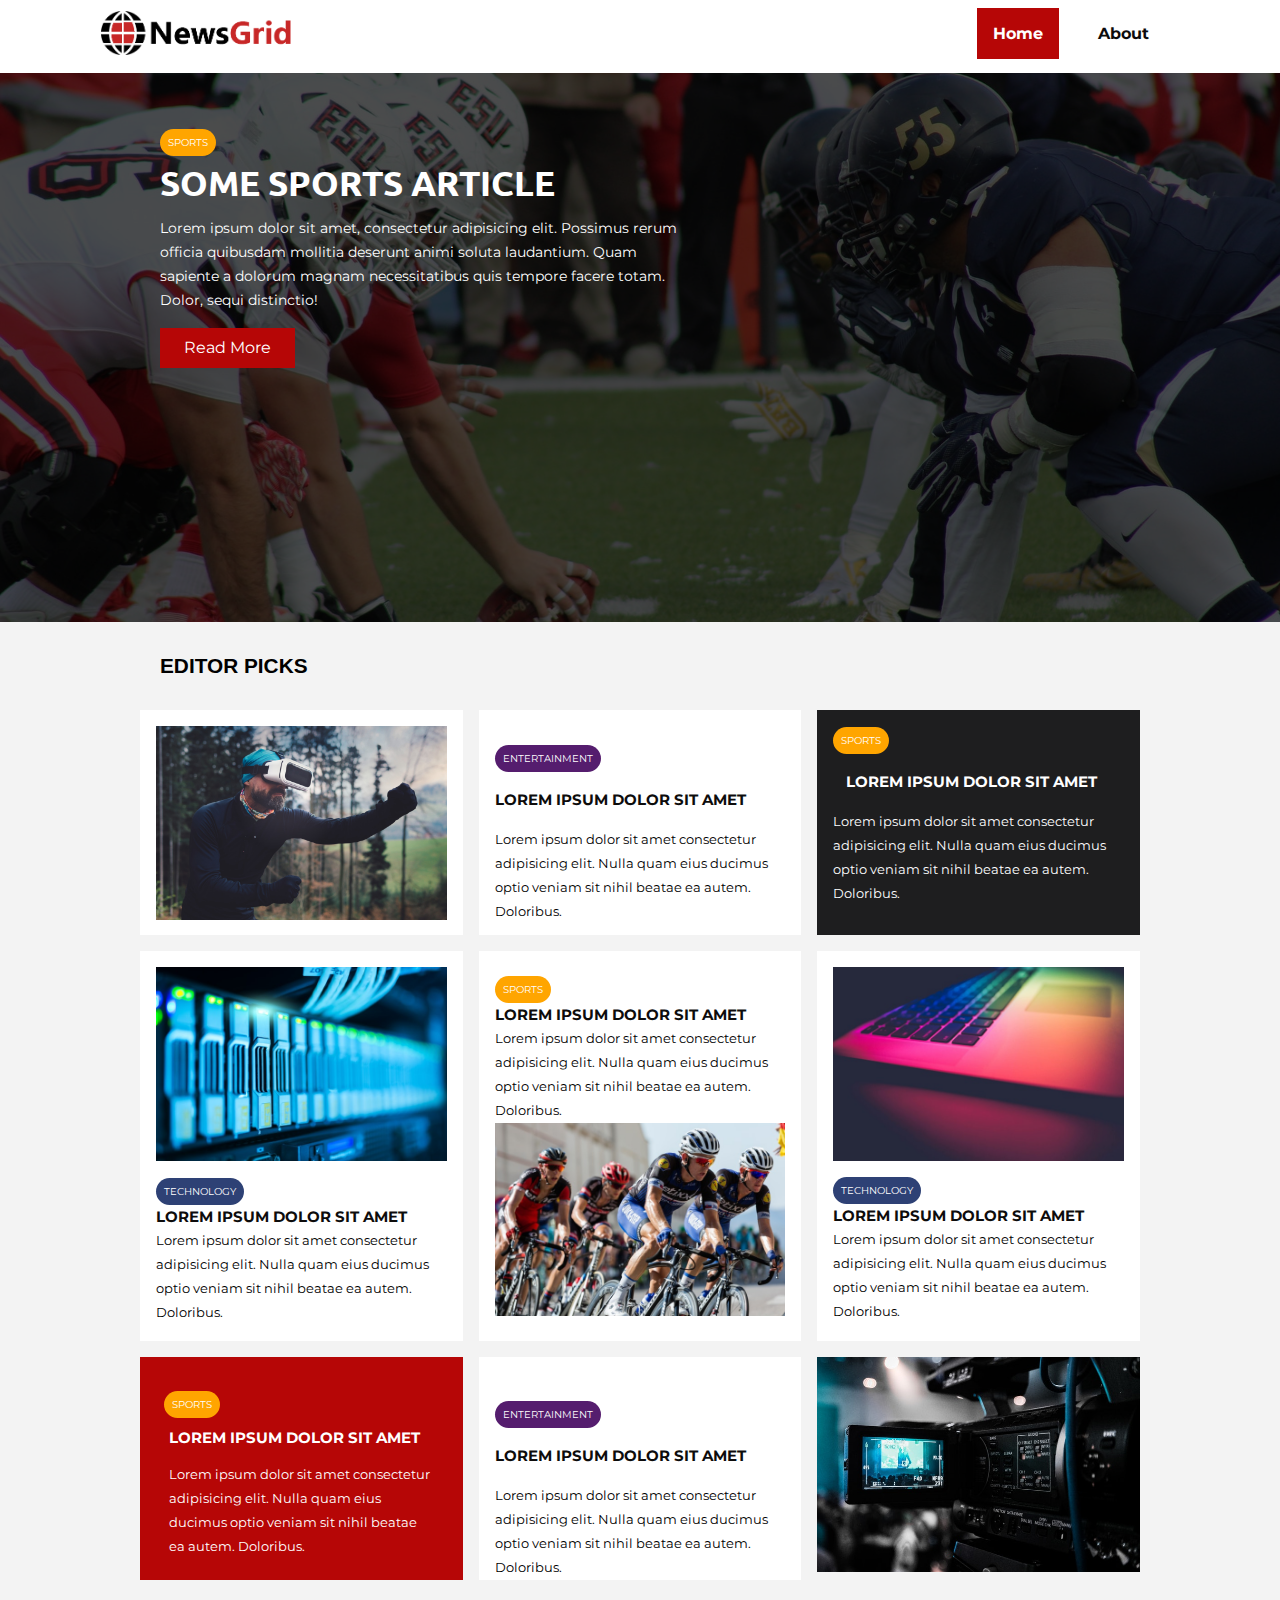
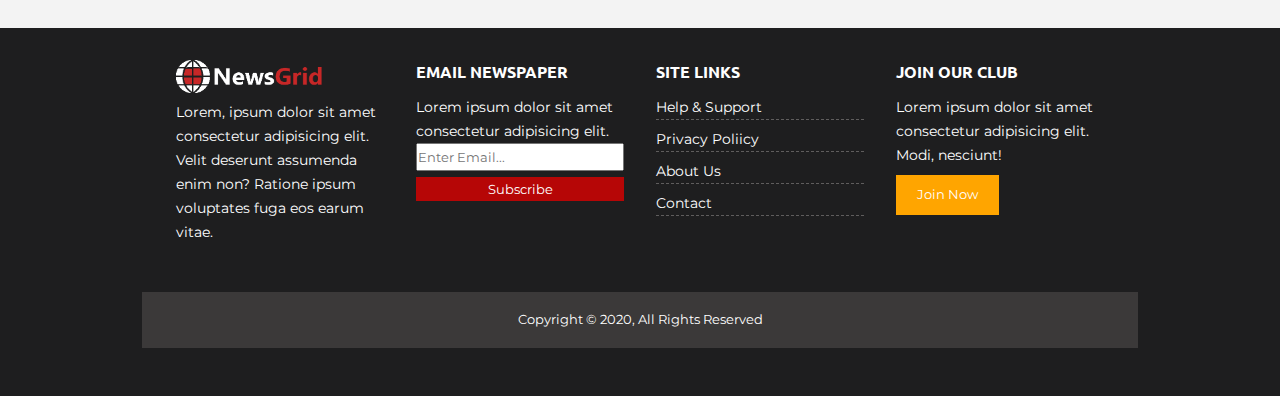
<file: index.html>
<!DOCTYPE html>
<html lang="en">

<head>
    <meta charset="UTF-8">
    <meta name="viewport" content="width=device-width, initial-scale=1.0">
    <title>NewsGrid | Latest News</title>

    <!-- FAVICON -->
    <link rel="shortcut icon" href="favicon.ico" type="image/x-icon">
    <!-- FONT STYLES -->
    <link href="https://fonts.googleapis.com/css2?family=Montserrat&family=Ubuntu:wght@700&display=swap"
        rel="stylesheet">
    <!-- FONT_AWESOME -->
    <link rel="stylesheet" href="https://use.fontawesome.com/releases/v5.14.0/css/all.css"
        integrity="sha384-HzLeBuhoNPvSl5KYnjx0BT+WB0QEEqLprO+NBkkk5gbc67FTaL7XIGa2w1L0Xbgc" crossorigin="anonymous">
    <!-- CSS -->
    <link rel="stylesheet" href="./css/styles.css">
    <link rel="stylesheet" href="./css/mobile.css">
</head>

<body>



    <nav id="main-nav">
        <div id="navbar">
            <div class="brand">
                <img src="./images/logo.png" alt="logo.png">
            </div>

            <div class="social-media">
                <div class="social-media-handle">
                    <i class="fab fa-facebook-square"></i>
                </div>
                <div class="social-media-handle">
                    <i class="fab fa-twitter"></i>
                </div>
                <div class="social-media-handle">
                    <i class="fab fa-instagram"></i>
                </div>
                <div class="social-media-handle">
                    <i class="fab fa-youtube"></i>
                </div>
            </div>

            <div class="home-and-about">
                <div class="home">
                    <a href="index.html" class="home-link">Home</a>
                </div>
                <div class="about">
                    <a href="about.html" class="about-link">About</a>
                </div>
            </div>
        </div>
    </nav>


    <!-- SHOWCASE -->
    <section id="showcase">
        <div class="overlay">
            <div class="showcase-content">
                <div>
                    <small class="small">SPORTS</small>
                    <!-- <button><small>SPORTS</small></button> -->
                </div>
                <div class="article-header">
                    <h3>SOME SPORTS ARTICLE</h3>
                </div>
                <div>
                    <p class="article-content">
                        Lorem ipsum dolor sit amet, consectetur adipisicing elit. Possimus rerum <br> officia quibusdam
                        mollitia
                        deserunt
                        animi
                        soluta laudantium. Quam <br> <span class="article-span">sapiente a dolorum magnam necessitatibus
                            quis tempore facere totam.
                            <br> Dolor,
                            sequi
                            distinctio!</span>
                    </p>
                </div>
                <div class="article-btn">
                    <button><a href="readmore.html" class="readmore-btn">Read More</a></button>
                </div>
            </div>
        </div>
    </section>


    <!-- EDITTOR-PICKS -->

    <section id="editor-picks">
        <div class="editor-header">
            <h3>EDITOR PICKS</h3>
        </div>
        <div class="editors-grid">
            <div class="editors">
                <div class="grid1 grid1-img">
                    <img src="./images/articles/ent1.jpg" alt="ent1.jpg" width="100%">
                </div>

                <div class="grid1 grid1pic-text grid1-text">
                    <div>
                        <small class="entertainment">ENTERTAINMENT</small>
                    </div>
                    <div class="link-text">
                        <h3><a href="#" class="grid-link">LOREM IPSUM DOLOR SIT AMET</a></h3>
                    </div>
                    <div>
                        <p>Lorem ipsum dolor sit amet consectetur adipisicing elit. Nulla quam eius ducimus optio veniam
                            sit
                            nihil beatae ea
                            autem.
                            Doloribus.</p>
                    </div>
                </div>

                <div class="grid1 grid1Bpic-text margin mob-view1">
                    <div class="small-div">
                        <small class="small ">SPORTS</small>
                    </div>
                    <div class="link-text">
                        <h3><a href="#" class="grid-link-reverse">LOREM IPSUM DOLOR SIT AMET</a></h3>
                    </div>
                    <div>
                        <p>Lorem ipsum dolor sit amet consectetur adipisicing elit. Nulla quam eius ducimus optio veniam
                            sit
                            nihil beatae ea
                            autem.
                            Doloribus.</p>
                    </div>
                </div>
            </div>


            <div class="editors margin2">
                <div class="grid2 grid1-text mob-view2">
                    <div class="grid2-img">
                        <img src="./images/articles/tech1.jpg" alt="tech1.jpg" width="100%">
                    </div>

                    <div class="small-div">
                        <small class="technology">TECHNOLOGY</small>
                    </div>
                    <div>
                        <h3><a href="#" class="grid-link">LOREM IPSUM DOLOR SIT AMET</a></h3>
                    </div>
                    <div>
                        <p>Lorem ipsum dolor sit amet consectetur adipisicing elit. Nulla quam eius ducimus optio veniam
                            sit
                            nihil beatae ea
                            autem.
                            Doloribus.</p>
                    </div>
                </div>

                <div class="grid2 grid1-text mob-view">
                    <div class="small-div">
                        <small class="small">SPORTS</small>
                    </div>
                    <div>
                        <h3><a href="#" class="grid-link">LOREM IPSUM DOLOR SIT AMET</a></h3>
                    </div>
                    <div>
                        <p>Lorem ipsum dolor sit amet consectetur adipisicing elit. Nulla quam eius ducimus optio veniam
                            sit
                            nihil beatae ea
                            autem.
                            Doloribus.</p>
                    </div>
                    <div class="grid2-img">
                        <img src="./images/articles/sports1.jpg" alt="sports1.jpg" width="100%">
                    </div>
                </div>

                <div class="grid2 grid1-text mob-view2">
                    <div class="grid2-img">
                        <img src="./images/articles/tech2.jpg" alt="tech2.jpg" width="100%">
                    </div>
                    <div class="small-div">
                        <small class="technology">TECHNOLOGY</small>
                    </div>
                    <div>
                        <h3><a href="#" class="grid-link">LOREM IPSUM DOLOR SIT AMET</a></h3>
                    </div>
                    <div>
                        <p>Lorem ipsum dolor sit amet consectetur adipisicing elit. Nulla quam eius ducimus optio veniam
                            sit
                            nihil beatae ea
                            autem.
                            Doloribus.</p>
                    </div>
                </div>
            </div>



            <div class="editors">
                <div class="grid3 grid3-bg grid1-text masa">
                    <div class="small3">
                        <small class="small">SPORTS</small>
                    </div>
                    <div>
                        <h3><a href="#" class="grid-link-reverse">LOREM IPSUM DOLOR SIT AMET</a></h3>
                    </div>
                    <div class="grid-link-reverse">
                        <p>Lorem ipsum dolor sit amet consectetur adipisicing elit. Nulla quam eius ducimus optio veniam
                            sit
                            nihil beatae ea
                            autem.
                            Doloribus.</p>
                    </div>
                </div>

                <div class="grid3 grid1-text">
                    <div class="small-div">
                        <small class="entertainment">ENTERTAINMENT</small>
                    </div>
                    <div class="link-text">
                        <h3><a href="#" class="grid-link">LOREM IPSUM DOLOR SIT AMET</a></h3>
                    </div>
                    <div>
                        <p>Lorem ipsum dolor sit amet consectetur adipisicing elit. Nulla quam eius ducimus optio veniam
                            sit
                            nihil beatae ea
                            autem.
                            Doloribus.</p>
                    </div>
                </div>

                <div class="grid3">
                    <img src="./images/articles/ent2.jpg" alt="">
                </div>
            </div>
        </div>
    </section>


    <!-- FOOTER -->
    <footer id="footer">
        <div class="information">
            <div class="info-1">
                <div>
                    <img src="./images/logo_light.png" alt="logo_light.png">
                </div>
                <div>
                    <p>
                        Lorem, ipsum dolor sit amet consectetur adipisicing elit. Velit deserunt assumenda enim non?
                        Ratione ipsum
                        voluptates
                        fuga eos earum vitae.
                    </p>
                </div>
            </div>

            <div class="info-2">
                <div>
                    <h3>EMAIL NEWSPAPER</h3>
                </div>
                <div>
                    <p>Lorem ipsum dolor sit amet consectetur adipisicing elit.</p>
                </div>
                <div>
                    <form action="#">
                        <div>
                            <input type="email" placeholder="Enter Email..." class="info-2-email">
                        </div>
                        <div>
                            <button class="info-2-btn">Subscribe</button>
                        </div>
                    </form>
                </div>
            </div>

            <div class="info-3">
                <div>
                    <h3>SITE LINKS</h3>
                </div>
                <div>
                    <ul class="list">
                        <li>Help & Support</li>
                        <hr>
                        <li>Privacy Poliicy</li>
                        <hr>
                        <li>About Us</li>
                        <hr>
                        <li>Contact</li>
                        <hr>
                    </ul>
                </div>
            </div>

            <div class="info-4">
                <div>
                    <h3>JOIN OUR CLUB</h3>
                </div>
                <div>
                    <p>Lorem ipsum dolor sit amet consectetur adipisicing elit. Modi, nesciunt!</p>
                </div>
                <div>
                    <button class="info-4-btn">Join Now</button>
                </div>
            </div>
        </div>

        <div class="main-footer">
            <p>Copyright © 2020, All Rights Reserved</p>
        </div>

    </footer>




   


</body>

</html>
</file>
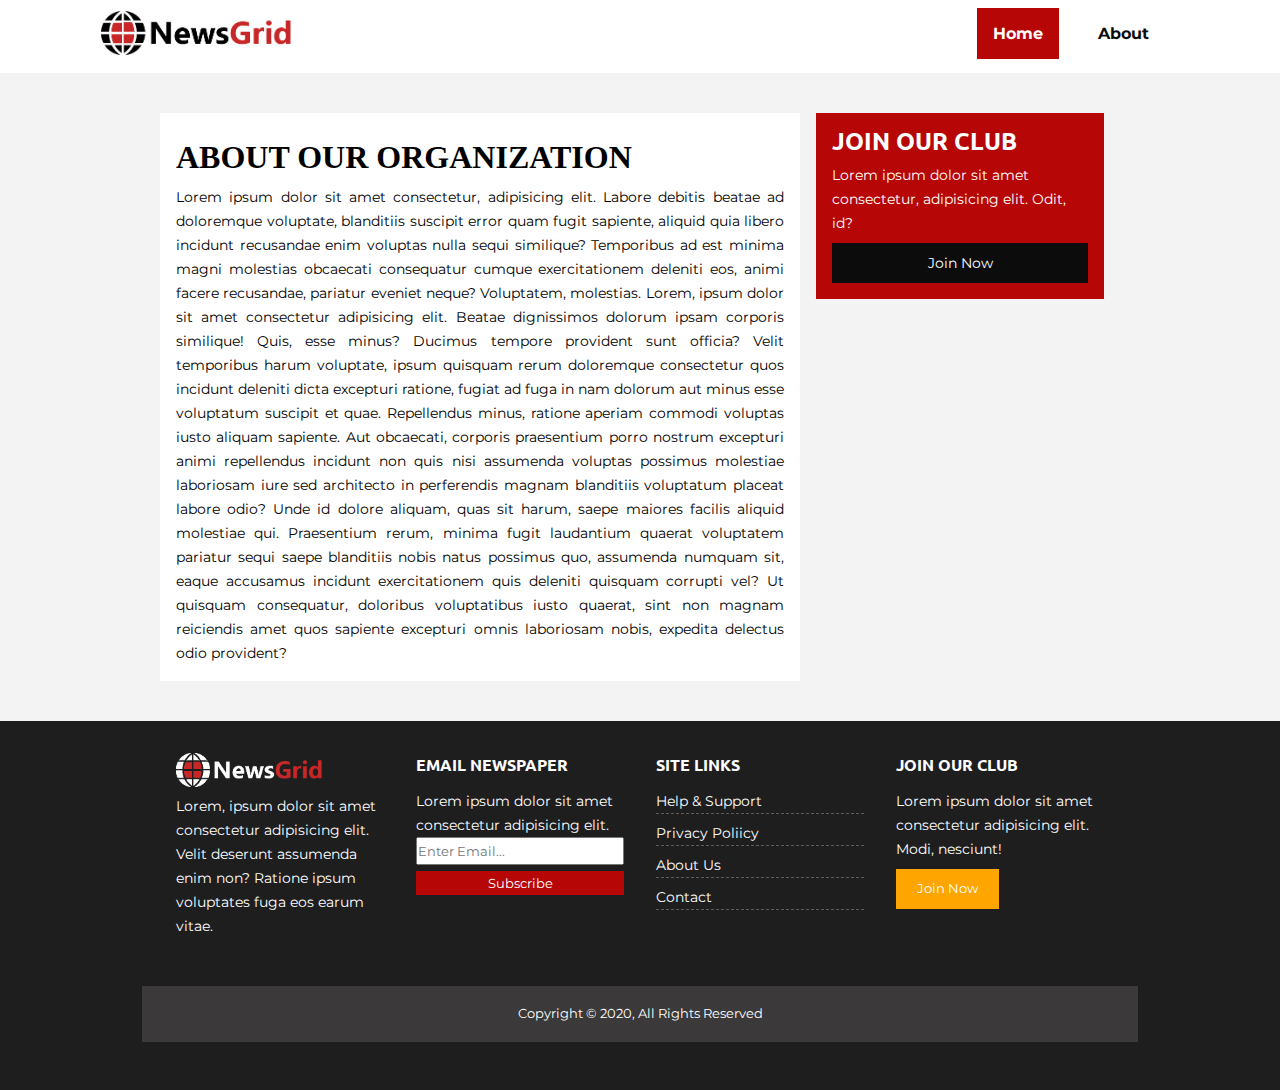
<file: about.html>
<!DOCTYPE html>
<html lang="en">

<head>
    <meta charset="UTF-8">
    <meta name="viewport" content="width=device-width, initial-scale=1.0">
    <title>NewsGrid | About</title>

    <!-- FAVICON -->
    <link rel="shortcut icon" href="favicon.ico" type="image/x-icon">
    <!-- FONT STYLES -->
    <link href="https://fonts.googleapis.com/css2?family=Montserrat&family=Ubuntu:wght@700&display=swap"
        rel="stylesheet">
    <!-- FONT_AWESOME -->
    <link rel="stylesheet" href="https://use.fontawesome.com/releases/v5.14.0/css/all.css"
        integrity="sha384-HzLeBuhoNPvSl5KYnjx0BT+WB0QEEqLprO+NBkkk5gbc67FTaL7XIGa2w1L0Xbgc" crossorigin="anonymous">
    <!-- CSS -->
    <link rel="stylesheet" href="./css/styles.css">
    <link rel="stylesheet" href="./css/mobile.css">
</head>

<body>



    <nav id="main-nav">
        <div id="navbar">
            <div class="brand">
                <img src="./images/logo.png" alt="logo.png">
            </div>

            <div class="social-media">
                <div class="social-media-handle">
                    <i class="fab fa-facebook-square"></i>
                </div>
                <div class="social-media-handle">
                    <i class="fab fa-twitter"></i>
                </div>
                <div class="social-media-handle">
                    <i class="fab fa-instagram"></i>
                </div>
                <div class="social-media-handle">
                    <i class="fab fa-youtube"></i>
                </div>
            </div>

            <div class="home-and-about">
                <div class="home">
                    <p><a href="index.html" class="home-link">Home</a></p>
                </div>
                <div class="about">
                    <p><a href="about.html" class="about-link">About</a></p>
                </div>
            </div>
        </div>
    </nav>



    <!-- ABOUT ORGANIZATION -->
    <section id="about-organization">
        <div class="organization">
            <div class="organization-content">
                <div class="organization-heading">
                    <h1>ABOUT OUR ORGANIZATION</h1>
                </div>

                <div>
                    <p>
                        Lorem ipsum dolor sit amet consectetur, adipisicing elit. Labore debitis beatae ad doloremque
                        voluptate,
                        blanditiis
                        suscipit error quam fugit sapiente, aliquid quia libero incidunt recusandae enim voluptas nulla
                        sequi
                        similique?
                        Temporibus ad est minima magni molestias obcaecati consequatur cumque exercitationem deleniti
                        eos, animi
                        facere
                        recusandae, pariatur eveniet neque? Voluptatem, molestias.

                        <span class="about-span">Lorem, ipsum dolor sit amet consectetur adipisicing elit. Beatae dignissimos dolorum ipsam
                        corporis
                        similique!
                        Quis,
                        esse minus? Ducimus tempore provident sunt officia? Velit temporibus harum voluptate, ipsum
                        quisquam rerum
                        doloremque
                        consectetur quos incidunt deleniti dicta excepturi ratione, fugiat ad fuga in nam dolorum aut
                        minus esse
                        voluptatum
                        suscipit et quae. Repellendus minus, ratione aperiam commodi voluptas iusto aliquam sapiente.
                        Aut obcaecati,
                        corporis
                        praesentium porro nostrum excepturi animi repellendus incidunt non quis nisi assumenda voluptas
                        possimus
                        molestiae
                        laboriosam iure sed architecto in perferendis magnam blanditiis voluptatum placeat labore odio?
                        Unde id
                        dolore
                        aliquam,
                        quas sit harum, saepe maiores facilis aliquid molestiae qui. Praesentium rerum, minima fugit
                        laudantium
                        quaerat
                        voluptatem pariatur sequi saepe blanditiis nobis natus possimus quo, assumenda numquam sit,
                        eaque accusamus
                        incidunt
                        exercitationem quis deleniti quisquam corrupti vel? Ut quisquam consequatur, doloribus
                        voluptatibus iusto
                        quaerat, sint
                        non magnam reiciendis amet quos sapiente excepturi omnis laboriosam nobis, expedita delectus
                        odio provident?</span>
                    </p>
                </div>

            </div>

            <!-- JOIN OUR CLUB -->
            <div class="orgnization-form">
                <div class="org-form-cover">
                    <div class="org-form-header">
                        <h3>JOIN OUR CLUB</h3>
                    </div>
                    <div class="org-form-content">
                        <p>Lorem ipsum dolor sit amet consectetur, adipisicing elit. Odit, id?</p>
                    </div>
                    <div class="org-form-btn">
                        <a href="about.html"><button>Join Now</button></a>
                    </div>
                </div>
            </div>
        </div>

    </section>


    <!-- FOOTER -->
    <footer id="footer">
        <div class="information">
            <div class="info-1">
                <div>
                    <img src="./images/logo_light.png" alt="logo_light.png">
                </div>
                <div>
                    <p>
                        Lorem, ipsum dolor sit amet consectetur adipisicing elit. Velit deserunt assumenda enim non?
                        Ratione ipsum
                        voluptates
                        fuga eos earum vitae.
                    </p>
                </div>
            </div>
    
            <div class="info-2">
                <div>
                    <h3>EMAIL NEWSPAPER</h3>
                </div>
                <div>
                    <p>Lorem ipsum dolor sit amet consectetur adipisicing elit.</p>
                </div>
                <div>
                    <form action="#">
                        <div>
                            <input type="email" placeholder="Enter Email..." class="info-2-email">
                        </div>
                        <div>
                            <button class="info-2-btn">Subscribe</button>
                        </div>
                    </form>
                </div>
            </div>
    
            <div class="info-3">
                <div>
                    <h3>SITE LINKS</h3>
                </div>
                <div>
                    <ul class="list">
                        <li>Help & Support</li>
                        <hr>
                        <li>Privacy Poliicy</li>
                        <hr>
                        <li>About Us</li>
                        <hr>
                        <li>Contact</li>
                        <hr>
                    </ul>
                </div>
            </div>
    
            <div class="info-4">
                <div>
                    <h3>JOIN OUR CLUB</h3>
                </div>
                <div>
                    <p>Lorem ipsum dolor sit amet consectetur adipisicing elit. Modi, nesciunt!</p>
                </div>
                <div>
                    <button class="info-4-btn">Join Now</button>
                </div>
            </div>
        </div>
    
        <div class="main-footer">
            <p>Copyright © 2020, All Rights Reserved</p>
        </div>
    
    </footer>

</body>

</html>
</file>
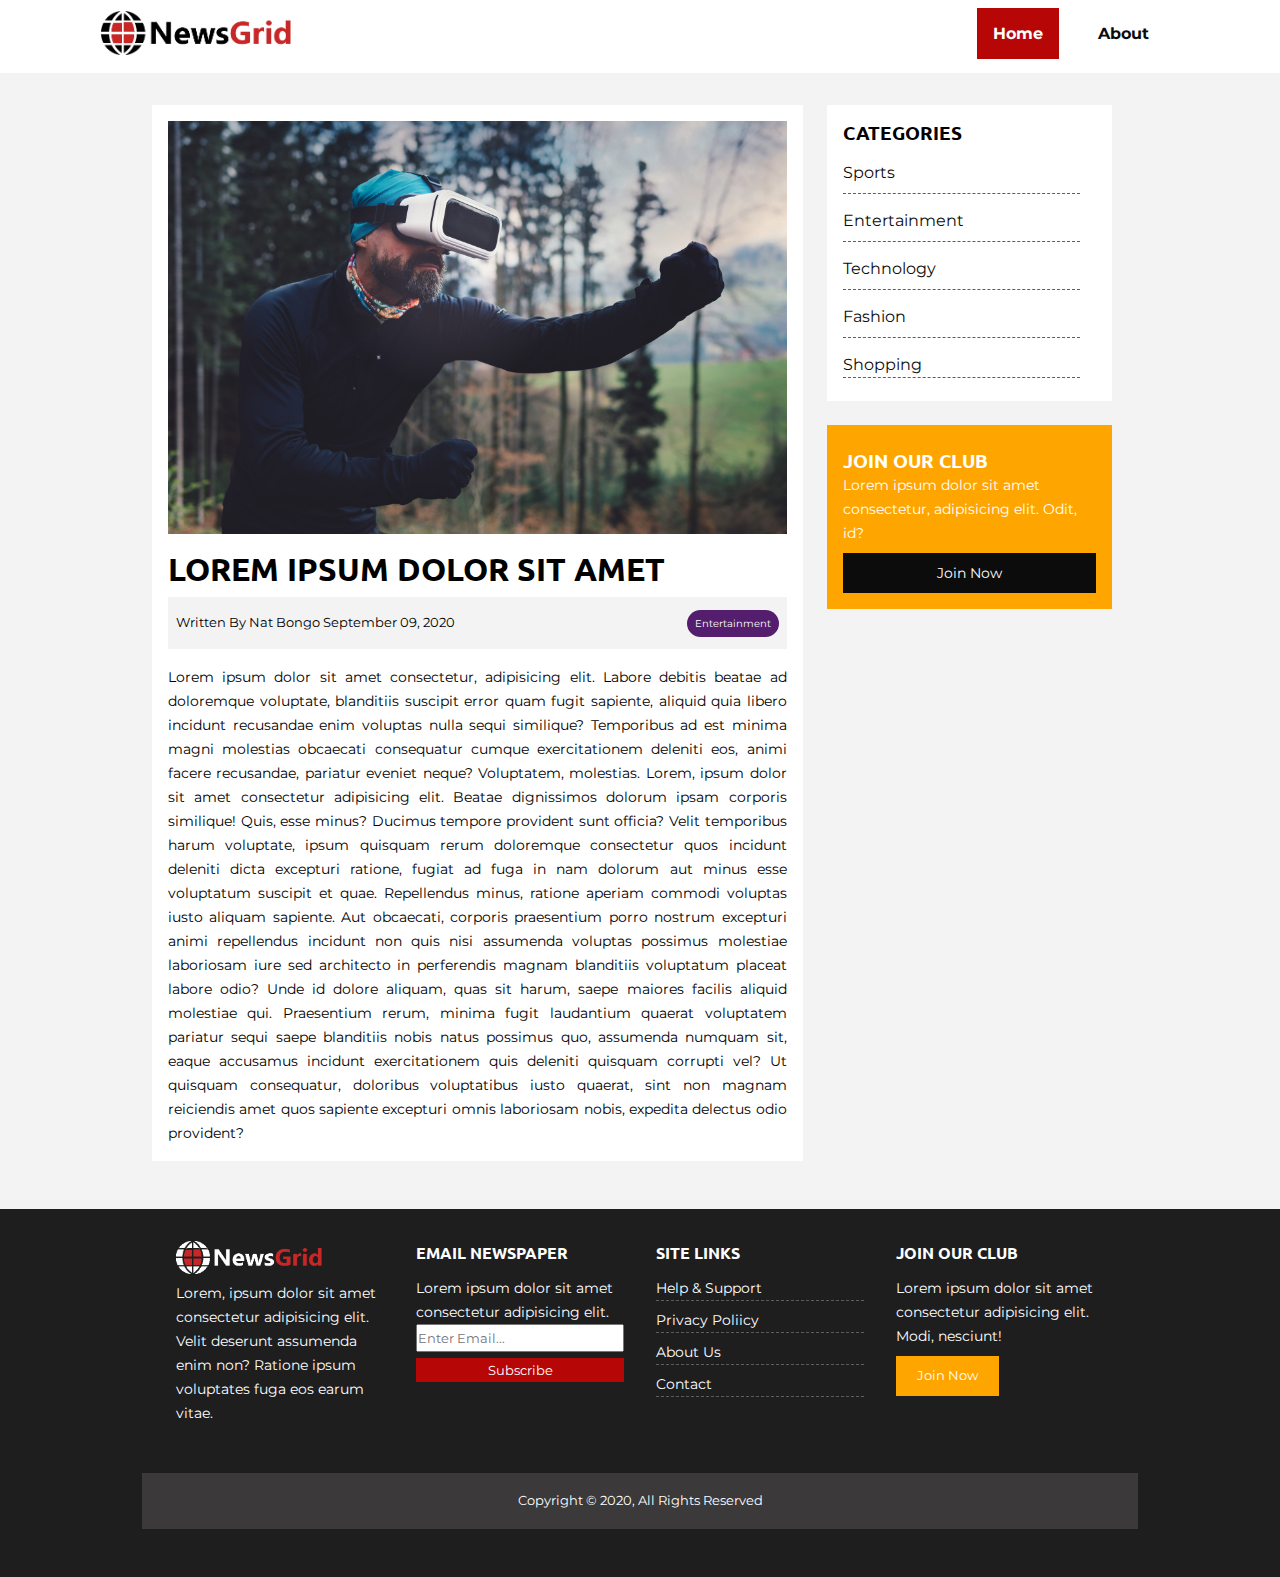
<file: readmore.html>
<!DOCTYPE html>
<html lang="en">

<head>
    <meta charset="UTF-8">
    <meta name="viewport" content="width=device-width, initial-scale=1.0">
    <title>NewsGrid | Latest News</title>

    <!-- FAVICON -->
    <link rel="shortcut icon" href="favicon.ico" type="image/x-icon">
    <!-- FONT STYLES -->
    <link href="https://fonts.googleapis.com/css2?family=Montserrat&family=Ubuntu:wght@700&display=swap"
        rel="stylesheet">
    <!-- FONT_AWESOME -->
    <link rel="stylesheet" href="https://use.fontawesome.com/releases/v5.14.0/css/all.css"
        integrity="sha384-HzLeBuhoNPvSl5KYnjx0BT+WB0QEEqLprO+NBkkk5gbc67FTaL7XIGa2w1L0Xbgc" crossorigin="anonymous">
    <!-- CSS -->
    <link rel="stylesheet" href="./css/styles.css">
    <link rel="stylesheet" href="./css/mobile.css">
</head>

<body>

    <!-- NAVBAR -->
    <nav id="main-nav">
        <div id="navbar">
            <div class="brand">
                <img src="./images/logo.png" alt="logo.png">
            </div>

            <div class="social-media">
                <div class="social-media-handle">
                    <i class="fab fa-facebook-square"></i>
                </div>
                <div class="social-media-handle">
                    <i class="fab fa-twitter"></i>
                </div>
                <div class="social-media-handle">
                    <i class="fab fa-instagram"></i>
                </div>
                <div class="social-media-handle">
                    <i class="fab fa-youtube"></i>
                </div>
            </div>

            <div class="home-and-about">
                <div class="home">
                    <p><a href="index.html" class="home-link">Home</a></p>
                </div>
                <div class="about">
                    <p><a href="about.html" class="about-link">About</a></p>
                </div>
            </div>
        </div>
    </nav>









    <!-- MAIN PAGE -->
    <section id="readmore-main-page">
        <div class="readmore-main">
            <div class="readmore-img-and-content">
                <div>
                    <img src="./images/articles/ent1.jpg" alt="ent1.jpg" width="100%">
                </div>
                <div class="readmore-header">
                    <h1>LOREM IPSUM DOLOR SIT AMET</h1>
                </div>
                <div class="user">
                    <div>
                        <span><i class="fas fa-user"></i></span> <small>Written By Nat Bongo September 09, 2020</small>
                    </div>
                    <div>
                        <small class="entertainment">Entertainment</small>
                    </div>
                </div>
                <div class="read-content">
                    <p>
                        Lorem ipsum dolor sit amet consectetur, adipisicing elit. Labore debitis beatae ad doloremque
                        voluptate, blanditiis
                        suscipit error quam fugit sapiente, aliquid quia libero incidunt recusandae enim voluptas nulla
                        sequi similique?
                        Temporibus ad est minima magni molestias obcaecati consequatur cumque exercitationem deleniti
                        eos,
                        animi facere
                        recusandae, pariatur eveniet neque? Voluptatem, molestias.

                        <span class="readmore-span">Lorem, ipsum dolor sit amet consectetur adipisicing elit. Beatae
                            dignissimos dolorum ipsam
                            corporis
                            similique! Quis,
                            esse minus? Ducimus tempore provident sunt officia? Velit temporibus harum voluptate, ipsum
                            quisquam
                            rerum doloremque
                            consectetur quos incidunt deleniti dicta excepturi ratione, fugiat ad fuga in nam dolorum
                            aut
                            minus
                            esse voluptatum
                            suscipit et quae. Repellendus minus, ratione aperiam commodi voluptas iusto aliquam
                            sapiente.
                            Aut
                            obcaecati, corporis
                            praesentium porro nostrum excepturi animi repellendus incidunt non quis nisi assumenda
                            voluptas
                            possimus molestiae
                            laboriosam iure sed architecto in perferendis magnam blanditiis voluptatum placeat labore
                            odio?
                            Unde
                            id dolore aliquam,
                            quas sit harum, saepe maiores facilis aliquid molestiae qui. Praesentium rerum, minima fugit
                            laudantium quaerat
                            voluptatem pariatur sequi saepe blanditiis nobis natus possimus quo, assumenda numquam sit,
                            eaque
                            accusamus incidunt
                            exercitationem quis deleniti quisquam corrupti vel? Ut quisquam consequatur, doloribus
                            voluptatibus
                            iusto quaerat, sint
                            non magnam </span>reiciendis amet quos sapiente excepturi omnis laboriosam nobis, expedita
                        delectus
                        odio
                        provident?
                    </p>
                </div>
            </div>

            <!-- SIDEBAR -->
            <div class="catergories-and-info">
                <div class="categories">
                    <div class="cat-header">
                        <h3>CATEGORIES</h3>
                    </div>
                    <div>
                        <ul class="list">
                            <a href="">
                                <li><i class="fas fa-chevron-right"></i> Sports</li>
                            </a>
                            <hr class="ruler">
                            <a href="">
                                <li><i class="fas fa-chevron-right"></i> Entertainment</li>
                            </a>
                            <hr class="ruler">
                            <a href="">
                                <li><i class="fas fa-chevron-right"></i> Technology</li>
                            </a>
                            <hr class="ruler">
                            <a href="">
                                <li><i class="fas fa-chevron-right"></i> Fashion</li>
                            </a>
                            <hr class="ruler">
                            <a href="">
                                <li><i class="fas fa-chevron-right"></i> Shopping</li>
                            </a>
                            <hr>
                        </ul>
                    </div>
                </div>

                <div class="orgnization-forms">
                    <div class="org-forms-cover">
                        <div class="org-forms-header">
                            <h3>JOIN OUR CLUB</h3>
                        </div>
                        <div class="org-form-content">
                            <p>Lorem ipsum dolor sit amet consectetur, adipisicing elit. Odit, id?</p>
                        </div>
                        <div class="org-form-btn">
                            <a href="about.html"><button>Join Now</button></a>
                        </div>
                    </div>
                </div>
            </div>


        </div>
    </section>

    <!-- FOOTER -->
    <footer id="footer">
        <div class="information">
            <div class="info-1">
                <div>
                    <img src="./images/logo_light.png" alt="logo_light.png">
                </div>
                <div>
                    <p>
                        Lorem, ipsum dolor sit amet consectetur adipisicing elit. Velit deserunt assumenda enim non?
                        Ratione ipsum
                        voluptates
                        fuga eos earum vitae.
                    </p>
                </div>
            </div>

            <div class="info-2">
                <div>
                    <h3>EMAIL NEWSPAPER</h3>
                </div>
                <div>
                    <p>Lorem ipsum dolor sit amet consectetur adipisicing elit.</p>
                </div>
                <div>
                    <form action="#">
                        <div>
                            <input type="email" placeholder="Enter Email..." class="info-2-email">
                        </div>
                        <div>
                            <button class="info-2-btn">Subscribe</button>
                        </div>
                    </form>
                </div>
            </div>

            <div class="info-3">
                <div>
                    <h3>SITE LINKS</h3>
                </div>
                <div>
                    <ul class="list">
                        <li>Help & Support</li>
                        <hr>
                        <li>Privacy Poliicy</li>
                        <hr>
                        <li>About Us</li>
                        <hr>
                        <li>Contact</li>
                        <hr>
                    </ul>
                </div>
            </div>

            <div class="info-4">
                <div>
                    <h3>JOIN OUR CLUB</h3>
                </div>
                <div>
                    <p>Lorem ipsum dolor sit amet consectetur adipisicing elit. Modi, nesciunt!</p>
                </div>
                <div>
                    <button class="info-4-btn">Join Now</button>
                </div>
            </div>
        </div>

        <div class="main-footer">
            <p>Copyright © 2020, All Rights Reserved</p>
        </div>
    </footer>

</body>

</html>
</file>
<file: css/styles.css>
*{
    margin: 0;
    padding: 0;
    box-sizing: border-box;
    font-family: 'Montserrat', sans-serif;
    line-height: 1.5rem;
    text-decoration: none;
}

:scope{
    --white-color:#ffffff;
    --black-color:#0d0c0c;
    --dark-red-color:#b60606;
    --grey-color:#5f5d5d;
    --orange-color:orange;
    --editors-pick-bg:#f3f3f3;
    --entertainment-color:#551d6e;
    --technology-color:#2e4175;
    --mini-dark-color:#1e1e1f;
    --red-color:red;
    --footer-color:rgb(59, 57, 57);
}

h1, h2, h3, h4, h5, h6{
    font-family: 'Ubuntu', sans-serif;
}


/* NAVBAR */

#main-nav{
   background-color: var(--white-color);
   overflow: hidden;
    position: sticky;
    top: 0;
    left: 0;
    right: 0;
    bottom: 0;
    z-index: 2;
}

#navbar{
    display: grid;
    grid-template-columns: 1fr 3fr 1fr;
    margin: auto;
    max-width: 1100px;
    padding: 0.7rem;
}



.brand img{
    width: 190px;
}

.social-media, .home-and-about{
   display: flex;
}

.social-media{
     justify-content: flex-end;
     padding-right: 3.5rem
}

.social-media-handle{
    padding: 0.4rem;
}

.fa-facebook-square, .fa-twitter, .fa-instagram, .fa-youtube{
    font-size: 2rem;
    color: var(--grey-color);
}


.home-and-about{
      justify-content: center;
      font-size: 1rem;
      font-weight: bold;
}

.home, .about{
  padding: 0.7rem 0.7rem 0.5rem;
}

.home a.home-link{
  background-color: var(--dark-red-color);
  padding: 1rem;
  color: white;
}

.home a.home-link:hover{
  background-color: var(--white-color);
  color: var(--black-color);
}

.home a.home-link:focus{
  background-color: var(--orange-color);
}



.about a.about-link{
  background-color: var(--white-color);
  padding: 1rem;
  color: var(--black-color);
}

.about a.about-link:hover{
  background-color: var(--dark-red-color);
   color: var(--white-color);
}

.about a.about-link:focus{
  background-color: var(--red-color);
}









/* SHOWCASE */
#showcase{
  background: url('../images/featured.jpg') no-repeat center center/cover;
  height: 61vh;
  color: var(--white-color);
  z-index: -1;
}

.overlay{
  height: 61vh;
  position: relative;
  top: 0;
  right: 0;
  left: 0;
  bottom: 0;
  background: rgba(0, 0, 0, 0.7);
  z-index: 1;
}

.showcase-content{
 display: grid;
 grid-template-columns: 1fr;
 padding: 3.5rem 10rem;
}






.small{
  background-color:var(--orange-color);
}

.small, .technology, .entertainment{
   font-size: 0.6rem;
    color: var(--white-color);
     padding: 0.5rem;
  border-radius: 15px;
}


.article-header h3{
  padding: 1rem 0 1.3rem 0;
  font-size: 2.2rem;
  
}

p.article-content{
  font-size: 0.9rem;
}

.article-btn button{
  background-color: var(--dark-red-color);
  border: none;
  outline: none;
  margin-top:1rem;
  padding: 0.5rem 1.5rem;
  font-size: 1rem; 

}

.article-btn button:hover{
  background-color: var(--red-color);
}

.article-btn button a.readmore-btn{
  color: var(--white-color);
}




/* EDITOR PICKS */
#editor-picks{
  background-color: var(--editors-pick-bg);
  padding-bottom: 3rem;
}

.editor-header h3{
  padding: 2rem 0 2rem 10rem;
  font-family: Impact, Haettenschweiler, 'Arial Narrow Bold', sans-serif;
  font-size: 1.3rem;
}

.editors-grid, .editors{
  display: grid;
   grid-gap:1rem;
}

.editors-grid{
  margin: auto;
  max-width: 1000px;
 
}


.editors{
  grid-template-columns: 1fr 1fr 1fr;

}

.grid1pic-text, .grid1-img, .grid1-text, .grid2{
  background-color: var(--white-color);
}

.grid1Bpic-text, .grid-link-reverse{
  color: var(--white-color);
}

.grid1Bpic-text, .grid1-text{
  font-size:0.8rem;
}

.grid1Bpic-text{
  background-color: var(--mini-dark-color);
  padding: 0.5rem 0.5rem 1rem 1rem;
  

}

.grid1-img{
  padding: 1rem 1rem 0.5rem;
}

.grid1-text{
  padding: 2.2rem 1rem 0 1rem;
 
}


.technology{
  background-color:var(--technology-color);
}

.entertainment{
  background-color:var(--entertainment-color);
}

.grid-link{
  color: var(--black-color);
}


.grid-link-reverse{
  padding: 0.8rem;
}

.link-text{
  padding: 1rem 0;
}

.small-div{
  padding-top: 0.6rem;
}



.grid2{
  padding: 1rem;
}

.grid3-bg{
  background: var(--dark-red-color);
}

.grid3 img{
  width:100%;
}

.small3{
  padding: 0 0 0.5rem 0.5rem;
}





/* FOOTER */
#footer{
  background-color: var(--mini-dark-color);
  
  padding-bottom: 3rem;
}

.info-2 h3, .info-3 h3, .info-4 h3{
   padding-bottom: 0.7rem;
}


.information{
  display: grid;
  grid-template-columns: 1fr 1fr 1fr 1fr;
  padding: 2rem 10rem;
}

.info-1, .info-2, .info-3, .info-4{
  padding:  0 1rem 1rem;
  font-size: 0.85rem;
}

.info-1, .info-2, .info-3, .info-4, .info-2-btn, .info-4-btn{
  color: var(--white-color);
}


.info-1 img{
  width:70%;
}


input.info-2-email, .info-2-btn{
  width: 100%;
}

.info-2-btn{
  margin-top: 0.4rem;
  background-color: var(--dark-red-color);
  border: 0;
  outline-color: var(--red-color);
}

.info-2-btn:hover{
  background-color: var(--red-color);
}


ul.list {
  list-style: none;
}

hr{
  height: 0.5rem;
  border-top: 1px dashed var(--grey-color);
  border-right: none;
  border-left: none;
  border-bottom: none;
}

.info-4-btn, .main-footer{
  font-size: 0.8rem;
}

.info-4-btn{
  background-color: var(--orange-color);
  border: none;
  margin-top: 0.5rem;
  padding: 0.5rem 1.3rem;
}

.main-footer{
  color: var(--white-color);
  text-align: center;
  margin: auto;
  padding: 1rem 0;
  max-width: 996px;
  background-color: var(--footer-color);
}









/* ABOUT PAGE */
#about-organization{
  background-color: var(--editors-pick-bg);
}

.organization{
  display: grid;
  grid-template-columns: 2fr 1fr;
  padding: 2.5rem 10rem; 
}

.organization-heading h1{
  padding: 1rem 0;
  font-size: 2rem;
  font-family: Cambria, Cochin, Georgia, Times, 'Times New Roman', serif;
}

.organization-content, .orgnization-form{
   padding: 1rem;
}


.organization-content{
  /* border: 1px solid red; */
  background-color: var(--white-color);
  text-align: justify;
  font-size: 0.9rem;
}


.org-form-cover{
  background-color: var(--dark-red-color);
  color: var(--white-color);
  padding: 1rem;
  position: relative;
  bottom: 1rem;
}


.org-form-header h3{
  padding-bottom: 0.6rem;
  font-size: 1.5rem;
}

.org-form-content p{
  font-size: 0.9rem;
  padding-bottom: 0.5rem;
}




.org-form-btn button{
  color: var(--white-color);
  background-color: var(--black-color);
  border: none;
  padding: 0.5rem 1.2rem;
  width: 100%;
  font-size: 0.9rem;

}



/* READMORE-PAGE */

#readmore-main-page, .user, .catergories-and-info{
  background-color: var(--editors-pick-bg);
}


#readmore-main-page{
  padding: 2rem 9.5rem 3rem;
}

.readmore-main{
  display: grid;
  grid-template-columns: 2fr 1fr;
}

.readmore-img-and-content, .categories{
  background-color: var(--white-color);
}

.readmore-img-and-content{
  padding: 1rem;
}

.readmore-header, .user{
  margin: 1rem 0;
}

.readmore-header{
  font-family: Georgia, 'Times New Roman', Times, serif;
  
}


.user{
  display: flex;
  justify-content: space-between;
  padding: 0.8rem 0.5rem;
}


.catergories-and-info{
    margin-left: 0.5rem;
}

.read-content{
  text-align: justify;
  font-size: 0.9rem;
}
hr.ruler{
  margin: 0.5rem 0;
}

.cat-header h3{
  padding-bottom: 1rem;
}

.list a li{
  color: var(--black-color);
}

.list a li:hover{
  color: var(--dark-red-color);
}

.categories, .org-forms-cover{
   margin: 1rem;
  position: relative;
 
}


.categories{
  padding: 1rem 2rem 1rem 1rem;
  bottom: 1rem;
}

.org-forms-cover{
  background-color: var(--orange-color);
  color: var(--white-color);
  padding: 1.5rem 1rem 1rem;
  bottom: 0.5rem;
  
}
</file>
<file: css/mobile.css>
@media (max-width: 768px) {
  .social-media {
    display: none;
  }

  #navbar {
    grid-template-columns: 1fr;
  }

  .brand {
    text-align: center;
    padding: 0.5rem 0;
  }

  .showcase-content {
    padding: 6rem 2rem;
  }
  .article-header h3{
   font-size: 1.6rem;
  }

  .editor-header h3{
    /* margin-right: 4rem; */
    padding-right: 2rem;
    font-size: 0.9rem;

  }


  span.about-span{
    display: none;
  }






    /* READMORE PAGE */
  #readmore-main-page{
   /* background-color: var(--editors-pick-bg); */
  /* padding: 2rem 9.5rem 3rem; */
    padding: 1rem;
  }

  .readmore-main{
  grid-template-columns: 1fr;
  }

  span.readmore-span{
    display: none;
  }

  .categories{
    margin-top: 2rem;
  }
  
  
}




@media (min-width: 767px) and (max-width: 850px) {
  .showcase-content {
    padding: 9rem 0 0 4rem;
  }
}





/* EDITOR PICKS */
 @media (max-width: 500px) {

  .showcase-content{
    padding-top: 5rem;
  }

  .article-span{
    display: none;
  }


  .editors {
    grid-template-columns: 1fr;
    padding: 0 1rem;
  }

  .organization-heading{
    font-size: 0.65rem;
  }

  /* FOOTER */
  .information{
  grid-template-columns: 1fr;
  padding: 1rem 1rem;
  
  }




  .info-1, .info-2, .info-3, .info-4{
    margin: 0.6rem 0;
  }

   .info-1, .info-2, .info-3, .info-4{
    border-bottom: 1px dashed whitesmoke;
  }

  .info-1 img{
  width:45%;
  }

  /* MAIN-FOOTER */
  .main-footer{
  max-width: 470px;
  }



}

@media(min-width:769px) and (max-width:1024px) {

  .article-span{
    display: none;
  }

     .information{
  grid-template-columns: 1fr 1fr;
  padding: 1rem 1rem;
  
  }

  /* .showcase-content{
    padding-top: 20rem;
  } */

   .info-1, .info-2{
    border-bottom: 0.1px dashed rgb(37, 37, 37);
    margin:1rem 0 2rem 0;
  }

  .info-1 img{
  width:45%;
  }

  

    /* READMORE PAGE */
  #readmore-main-page{
   /* background-color: var(--editors-pick-bg); */
  /* padding: 2rem 9.5rem 3rem; */
    padding: 1rem;
  }

  .readmore-main{
  grid-template-columns: 1fr 1fr;
  }

  span.readmore-span{
    display: none;
  }

  .categories{
    margin-top: 2rem;
  }

  .user small{
    font-size: 0.7rem;
  }

  .categories{
    margin-top: 1rem;
  }
}






@media (min-width: 501px) and (max-width: 768px) {

  .article-span{
    display: none;
  }
  
  .editors {
    grid-template-columns: 1fr 1fr;
    padding: 0 1rem;
  }


   .mob-view1{
     width: 208%;
   }

   .mob-view2{
     width: 205%;
   }

   .grid3 img{
   width:205%;
   height:20rem;
  }
  
   /* FOOTER */

     .information{
  grid-template-columns: 1fr 1fr;
  padding: 1rem 1rem;
  
  }

   .info-1, .info-2, .info-3, .info-4{
    margin: 0.6rem 0;
  }

  /* MAIN-FOOTER */
  .main-footer{
  max-width: 700px;
  }






} 








/* ABOUT PAGE */
@media(max-width:700px)  {
   .organization{
  grid-template-columns: 1fr;
  padding: 1.5rem; 
  }

  .org-form-cover{
  padding: 1rem;
  top: 1rem;
  }

.organization-heading h1{
    font-size: 1.5em;
  }

}




@media (max-width:1024px) and (min-width:701px){
  .organization{
  grid-template-columns: 1fr 1fr;
  padding: 1.5rem;
}

  .organization-heading h1{
    font-size: 1.6rem;
  }

}
</file>
